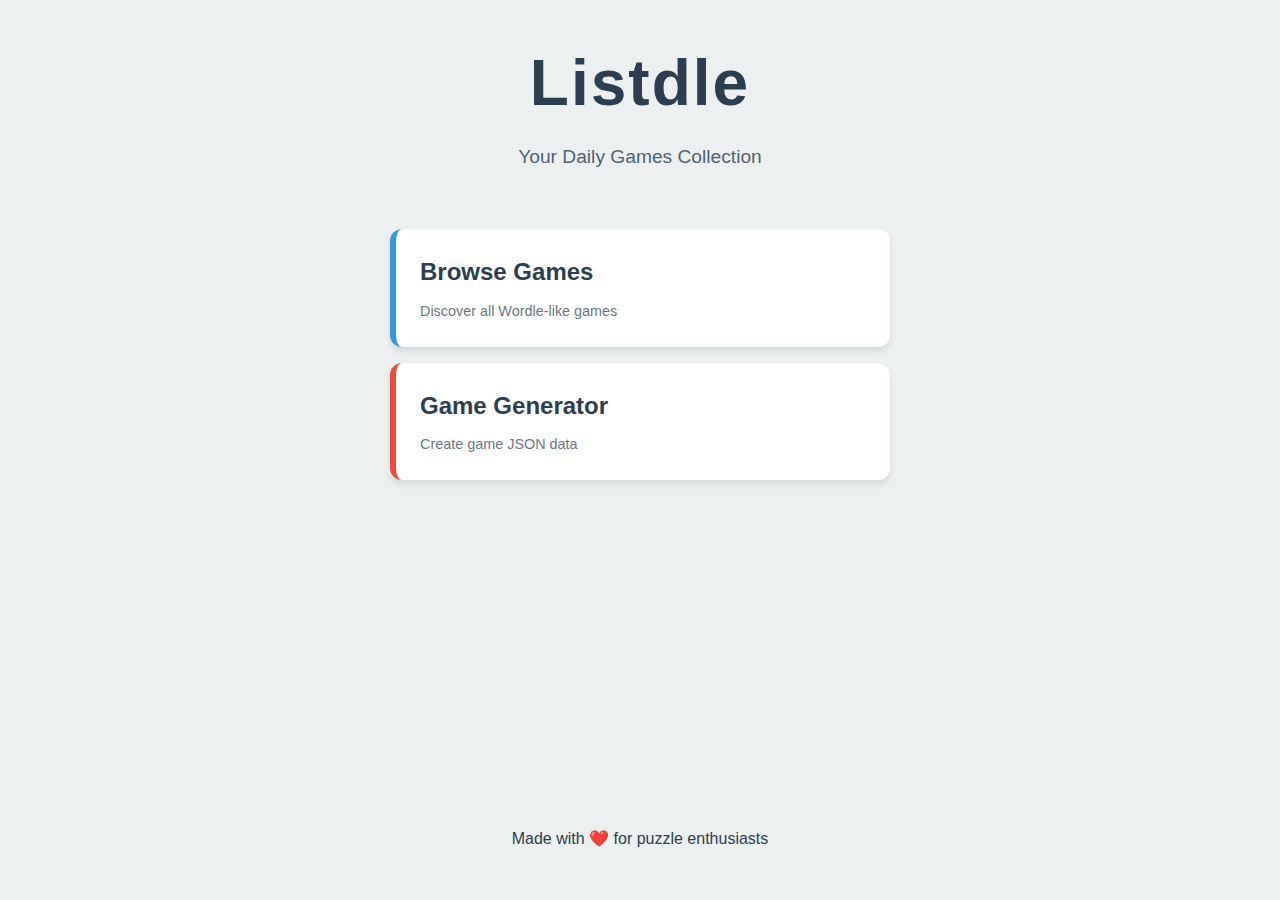
<file: index.html>
<!DOCTYPE html>
<html lang="en">
<head>
    <meta charset="UTF-8">
    <meta name="viewport" content="width=device-width, initial-scale=1.0">
    <title>Listdle - Your Daily Games Hub</title>
    <link rel="stylesheet" href="styles/styles.css">
</head>
<body>
    <div class="container">
        <header>
            <h1 class="title">Listdle</h1>
            <p class="subtitle">Your Daily Games Collection</p>
        </header>
        
        <main>
            <div class="button-container">
                <a href="games.html" class="nav-button games-button">
                    <span class="button-text">Browse Games</span>
                    <span class="button-description">Discover all Wordle-like games</span>
                </a>
                
                <a href="generator.html" class="nav-button generator-button">
                    <span class="button-text">Game Generator</span>
                    <span class="button-description">Create game JSON data</span>
                </a>
            </div>
        </main>
        
        <footer>
            <p>Made with ❤️ for puzzle enthusiasts</p>
        </footer>
    </div>
</body>
</html>
</file>
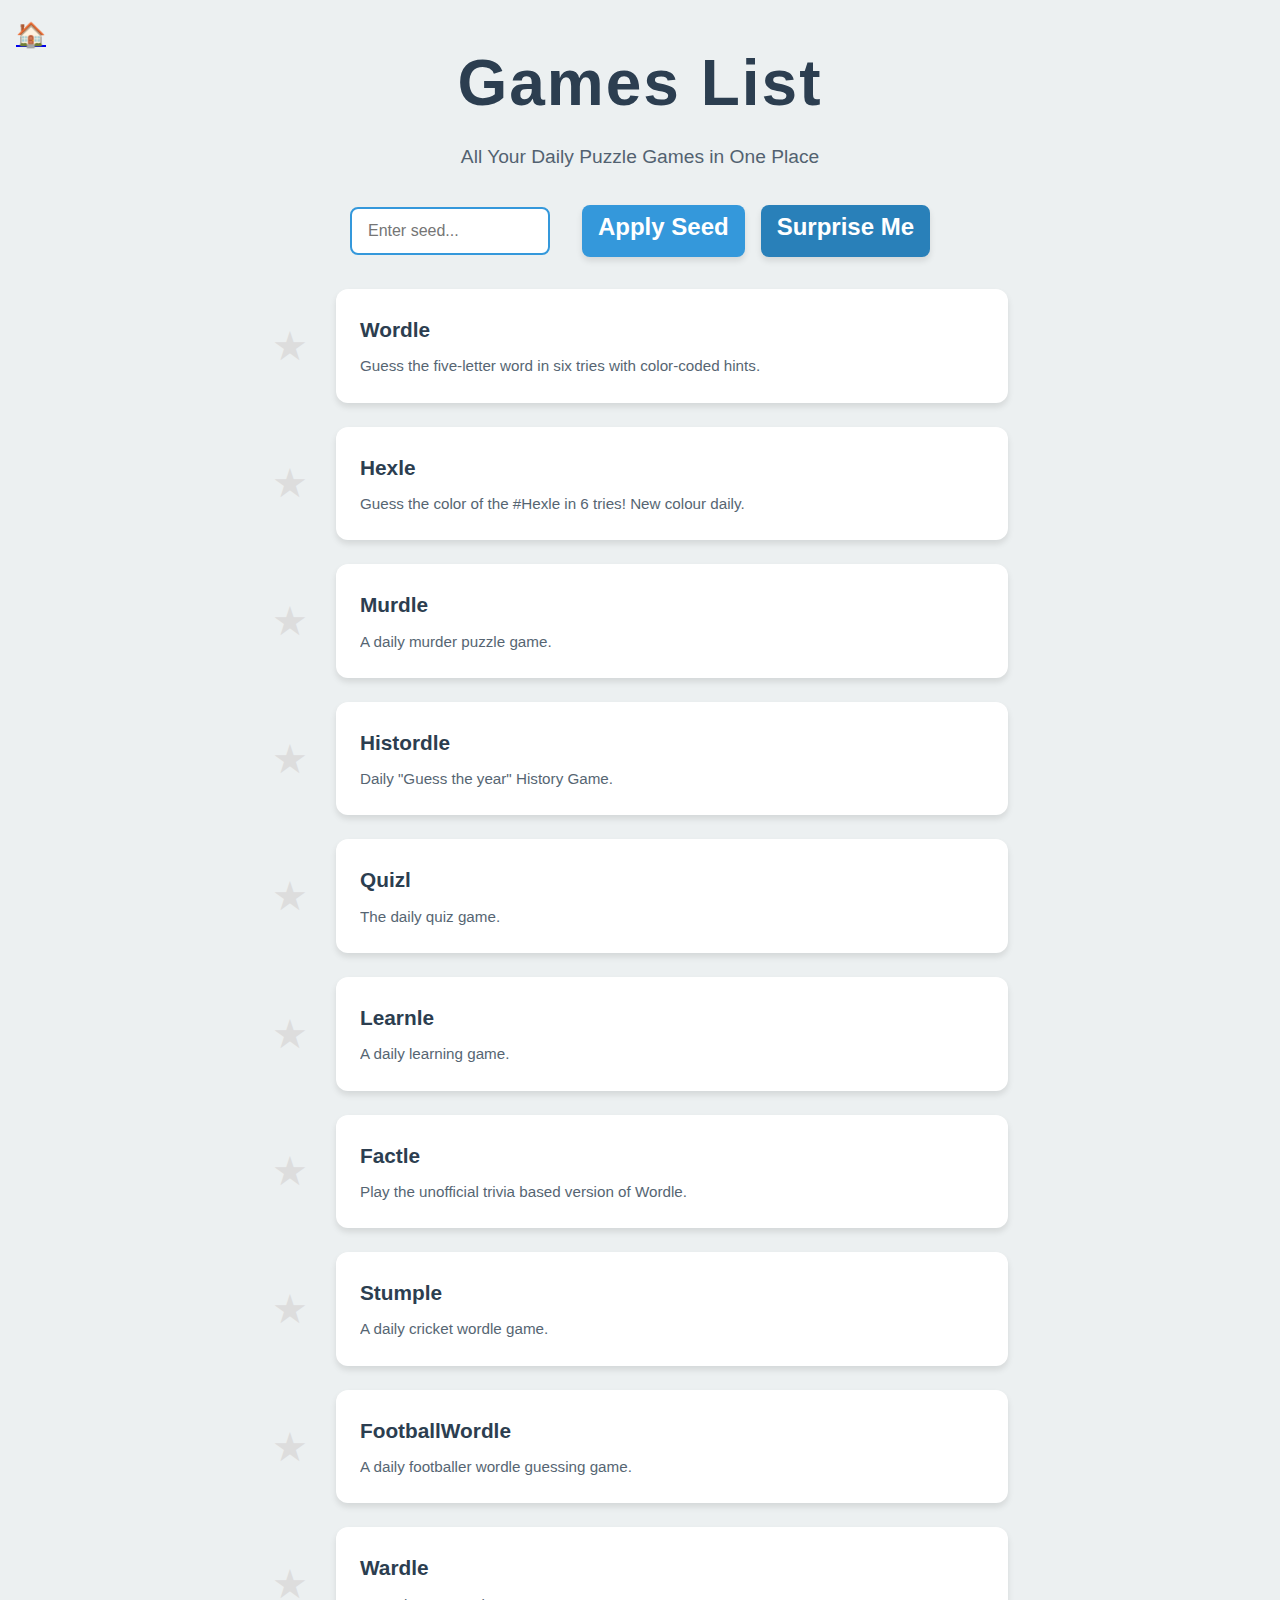
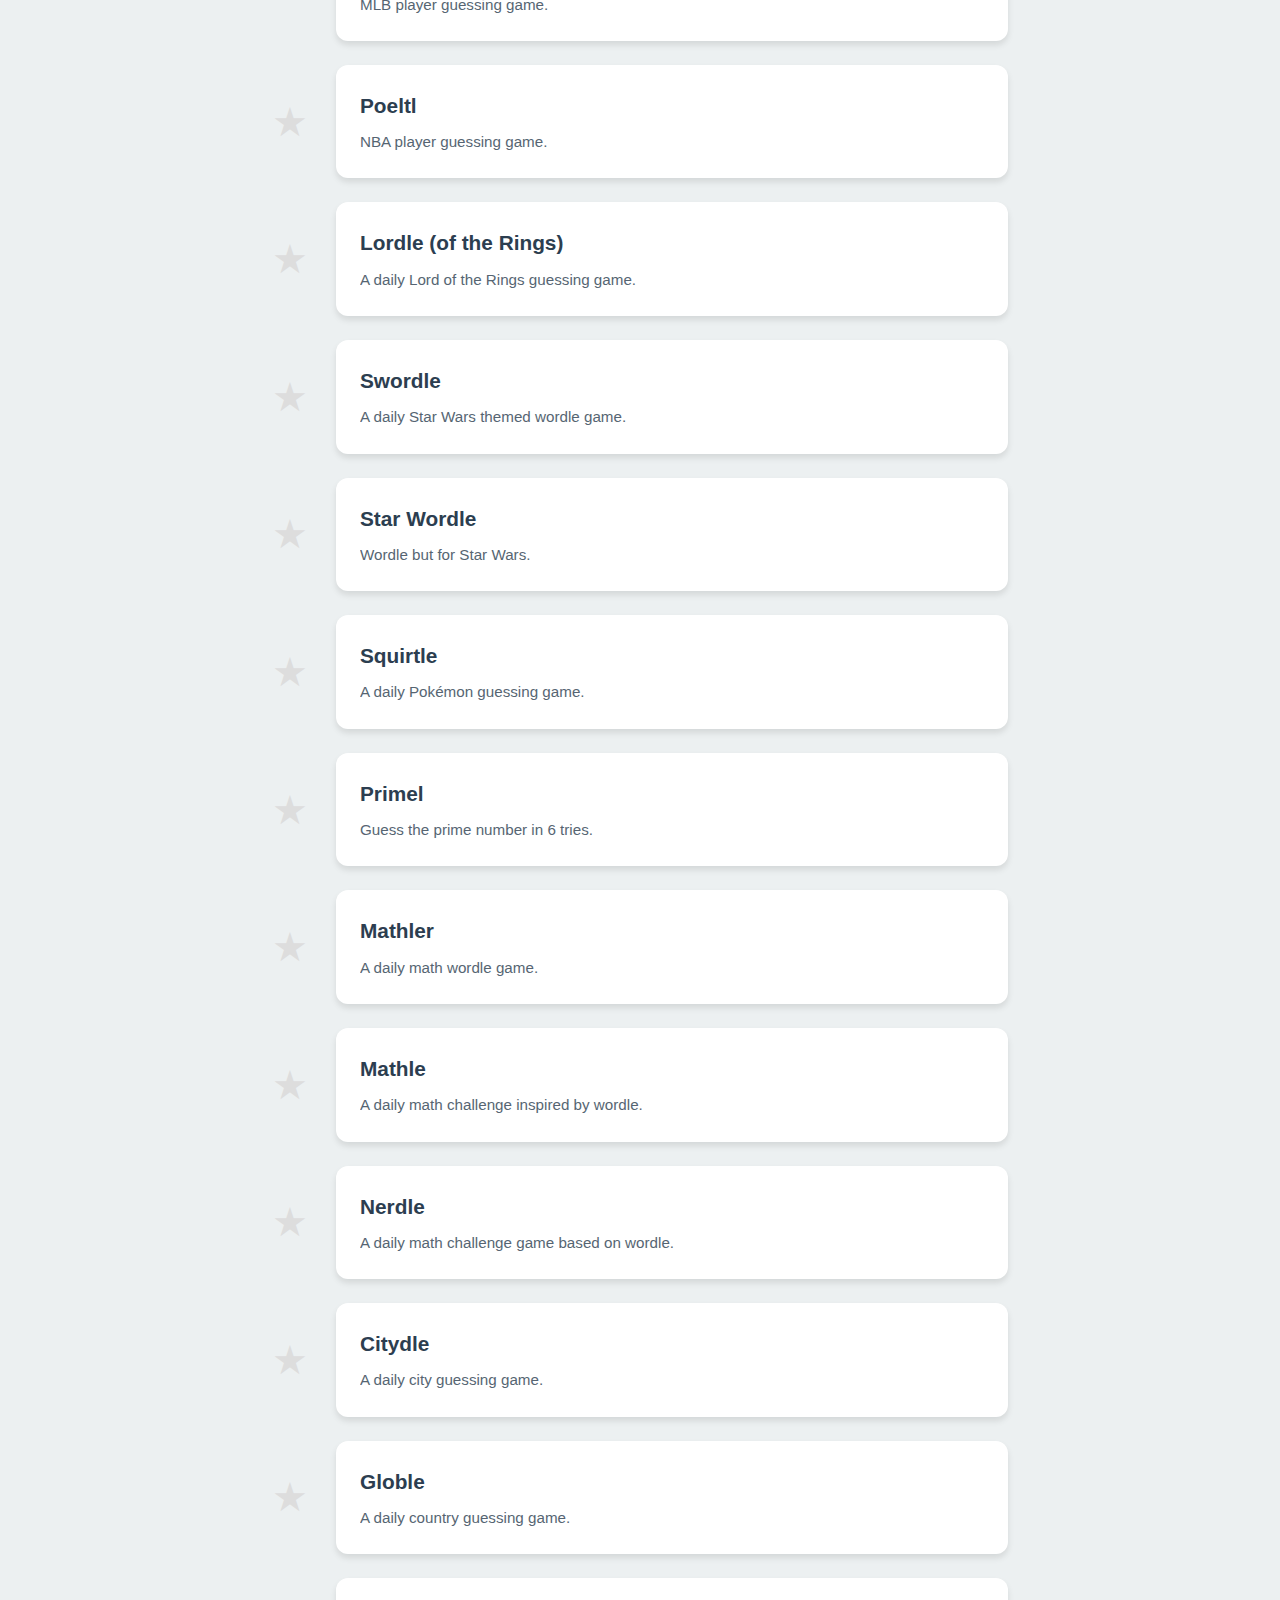
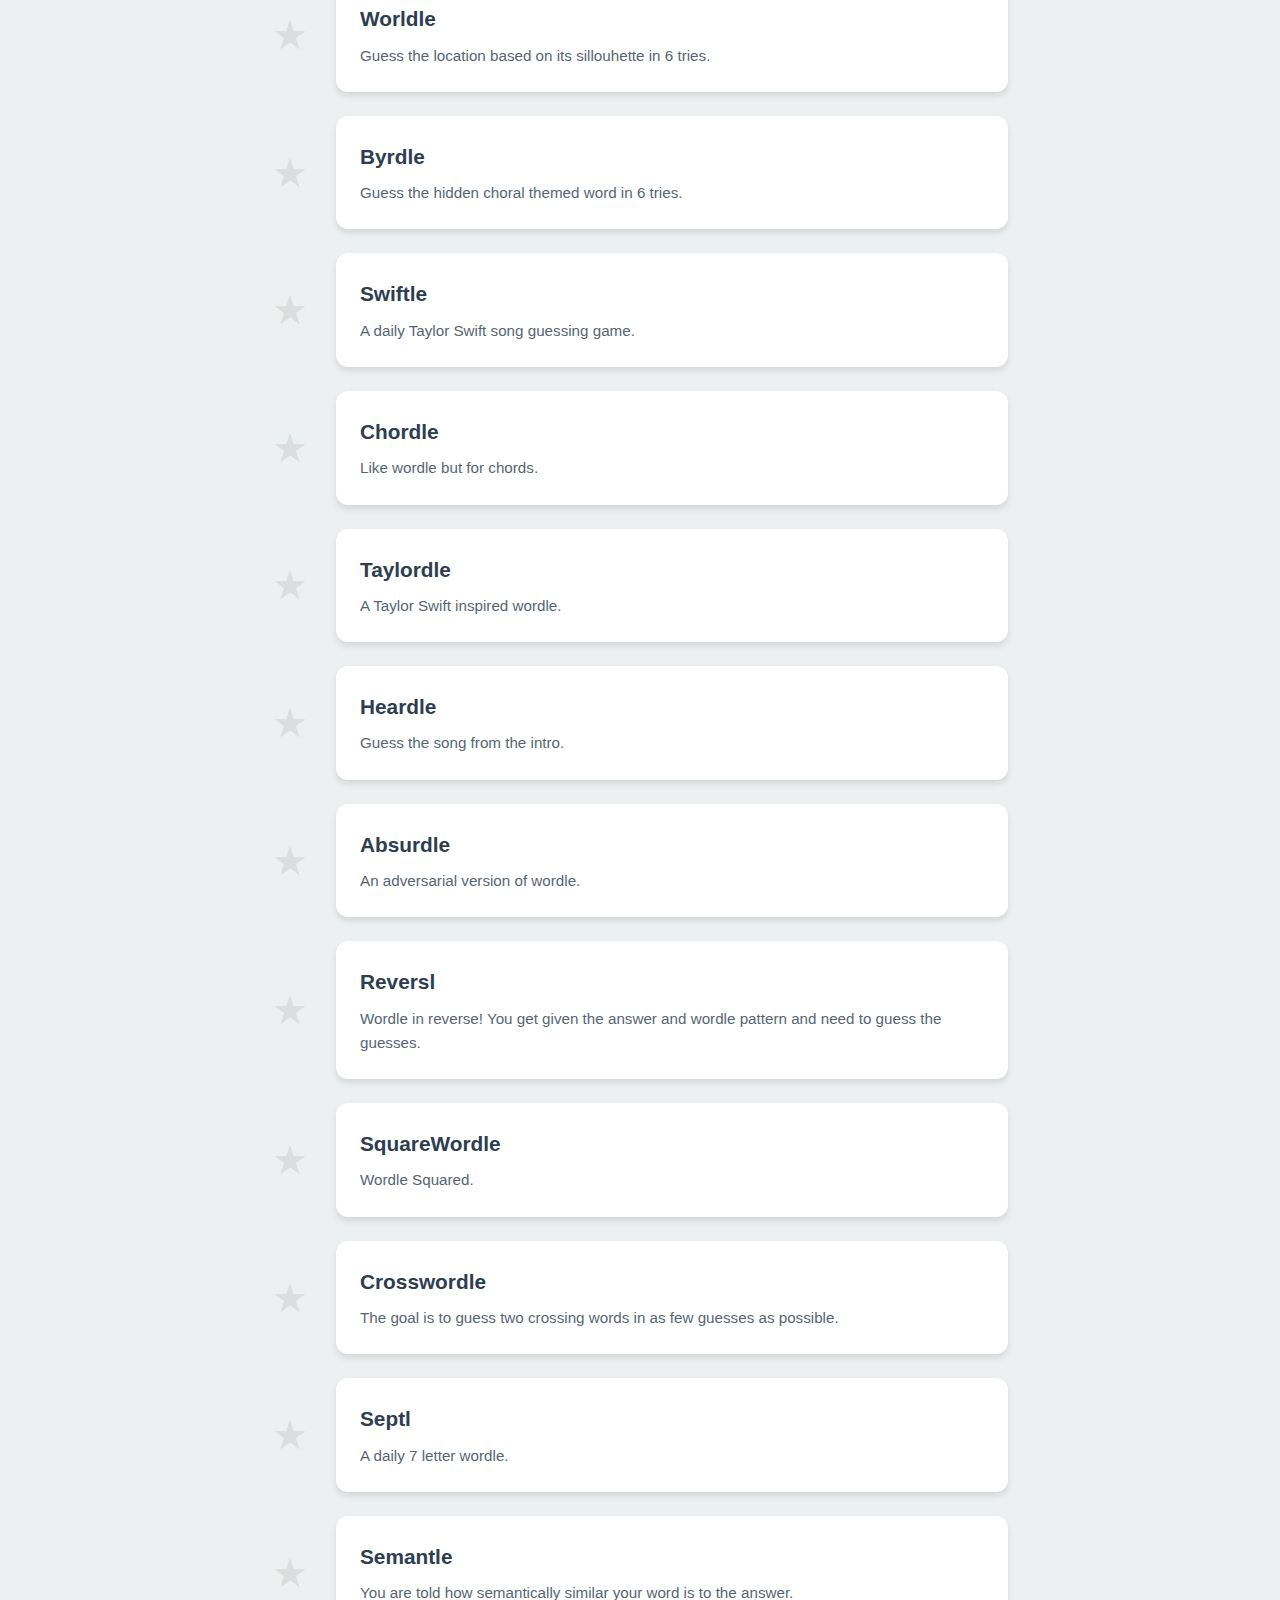
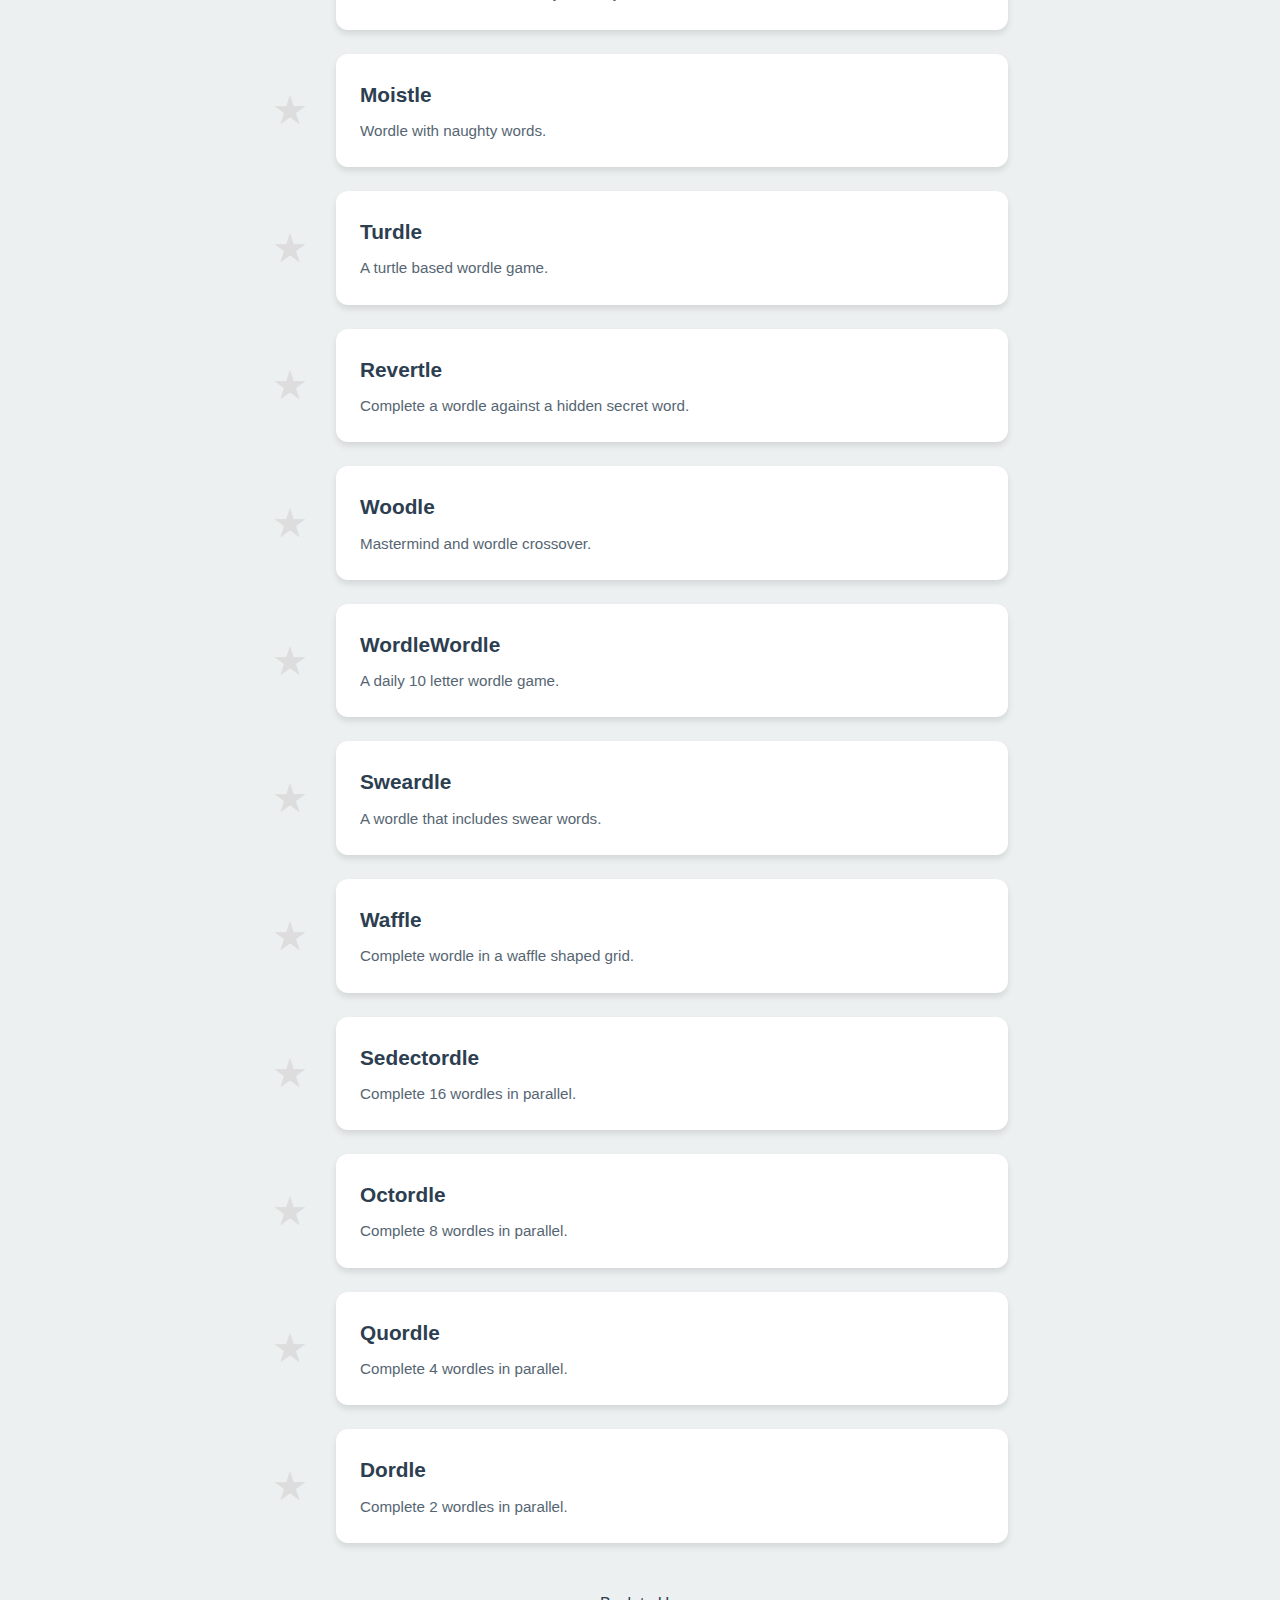
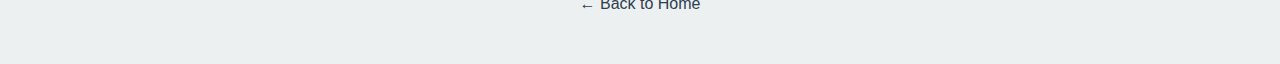
<file: games.html>
<!DOCTYPE html>
<html lang="en">
<head>
    <meta charset="UTF-8">
    <meta name="viewport" content="width=device-width, initial-scale=1.0">
    <title>Listdle - Games List</title>
    <link rel="stylesheet" href="styles/styles.css">
    <script type="module" src="scripts/seedLogic.js"></script>
</head>
<body>
    <div class="container">
        <header>
            <a href="index.html" class="home-button" style="font-size: 1.5rem; position: absolute; top: 1rem; left: 1rem;">
                🏠
            </a>
            <h1 class="title">Games List</h1>
            <p class="subtitle">All Your Daily Puzzle Games in One Place</p>
            <div class="seed-input-container">
                <input type="text" id="seed-input" placeholder="Enter seed..." value="">
                <button id="apply-seed" class="nav-button games-button">
                    <span class="button-text">Apply Seed</span>
                </button>
                <button id="surprise-me" class="nav-button games-button">
                    <span class="button-text">Surprise Me</span>
                </button>
            </div>
        </header>
        
        <main>
            <div id="games-list" class="games-grid">
                <!-- Games will be populated here by JavaScript -->
            </div>
        </main>
        
        <footer>
            <a href="index.html" class="back-link">← Back to Home</a>
        </footer>
    </div>

    <script type="module">
        import { getSeed, generateRandomGames, fetchGames, updateGamesList } from './scripts/seedLogic.js';

        document.addEventListener('DOMContentLoaded', () => {
            const seedInput = document.getElementById('seed-input');
            const applySeedButton = document.getElementById('apply-seed');
            const gamesList = document.getElementById('games-list');
            const completedGames = JSON.parse(localStorage.getItem('completedGames') || '{}');
            
            // Keep track of the previous seed
            let previousSeed = localStorage.getItem('lastUsedSeed') || '';

            function displayGames(seed) {
                fetchGames()
                    .then(games => {
                        let displayedGames;
                        const shouldClearCompleted = seed && seed !== previousSeed;

                        if (seed) {
                            // If seed is provided, use generateRandomGames
                            displayedGames = generateRandomGames(games, seed);
                            seedInput.value = seed;
                            const newUrl = `${window.location.pathname}?seed=${seed}`;
                            window.history.pushState({ path: newUrl }, '', newUrl);
                            
                            // Update the previous seed in localStorage
                            localStorage.setItem('lastUsedSeed', seed);
                            previousSeed = seed;
                        } else {
                            // If no seed, display all games
                            displayedGames = games;
                            // Clear the URL parameter if it exists
                            const newUrl = window.location.pathname;
                            window.history.pushState({ path: newUrl }, '', newUrl);
                            
                            // Clear the previous seed
                            localStorage.removeItem('lastUsedSeed');
                            previousSeed = '';
                        }
                        
                        updateGamesList(gamesList, displayedGames, completedGames, shouldClearCompleted);
                    })
                    .catch(error => {
                        console.error('Error loading games:', error);
                        gamesList.innerHTML = `<p class="error-text">Error loading games. Please try again later.</p>`;
                    });
            }

            // Check for seed in URL
            const seed = getSeed();
            displayGames(seed);

            // Apply seed on button click
            applySeedButton.addEventListener('click', () => {
                const newSeed = seedInput.value.trim();
                displayGames(newSeed);
            });

            // Handle Enter key in seed input
            seedInput.addEventListener('keypress', (e) => {
                if (e.key === 'Enter') {
                    const newSeed = seedInput.value.trim();
                    displayGames(newSeed);
                }
            });

            // Function to get a random game and redirect
            function surpriseMe() {
                fetchGames()
                    .then(games => {
                        if (games && games.length > 0) {
                            const randomIndex = Math.floor(Math.random() * games.length);
                            // console.log('Random index:', randomIndex);
                            const randomGame = games[randomIndex];
                            // console.log('Random game:', randomGame);
                            if (randomGame && randomGame.link) {
                                window.location.href = randomGame.link;
                            } else {
                                console.error('Selected game does not have a URL');
                            }
                        } else {
                            console.error('No games available');
                        }
                    })
                    .catch(error => {
                        console.error('Error fetching games for Surprise Me:', error);
                    });
            }

            // Add event listener for the Surprise Me button
            document.getElementById('surprise-me').addEventListener('click', surpriseMe);
        });
    </script>
</body>
</html>
</file>
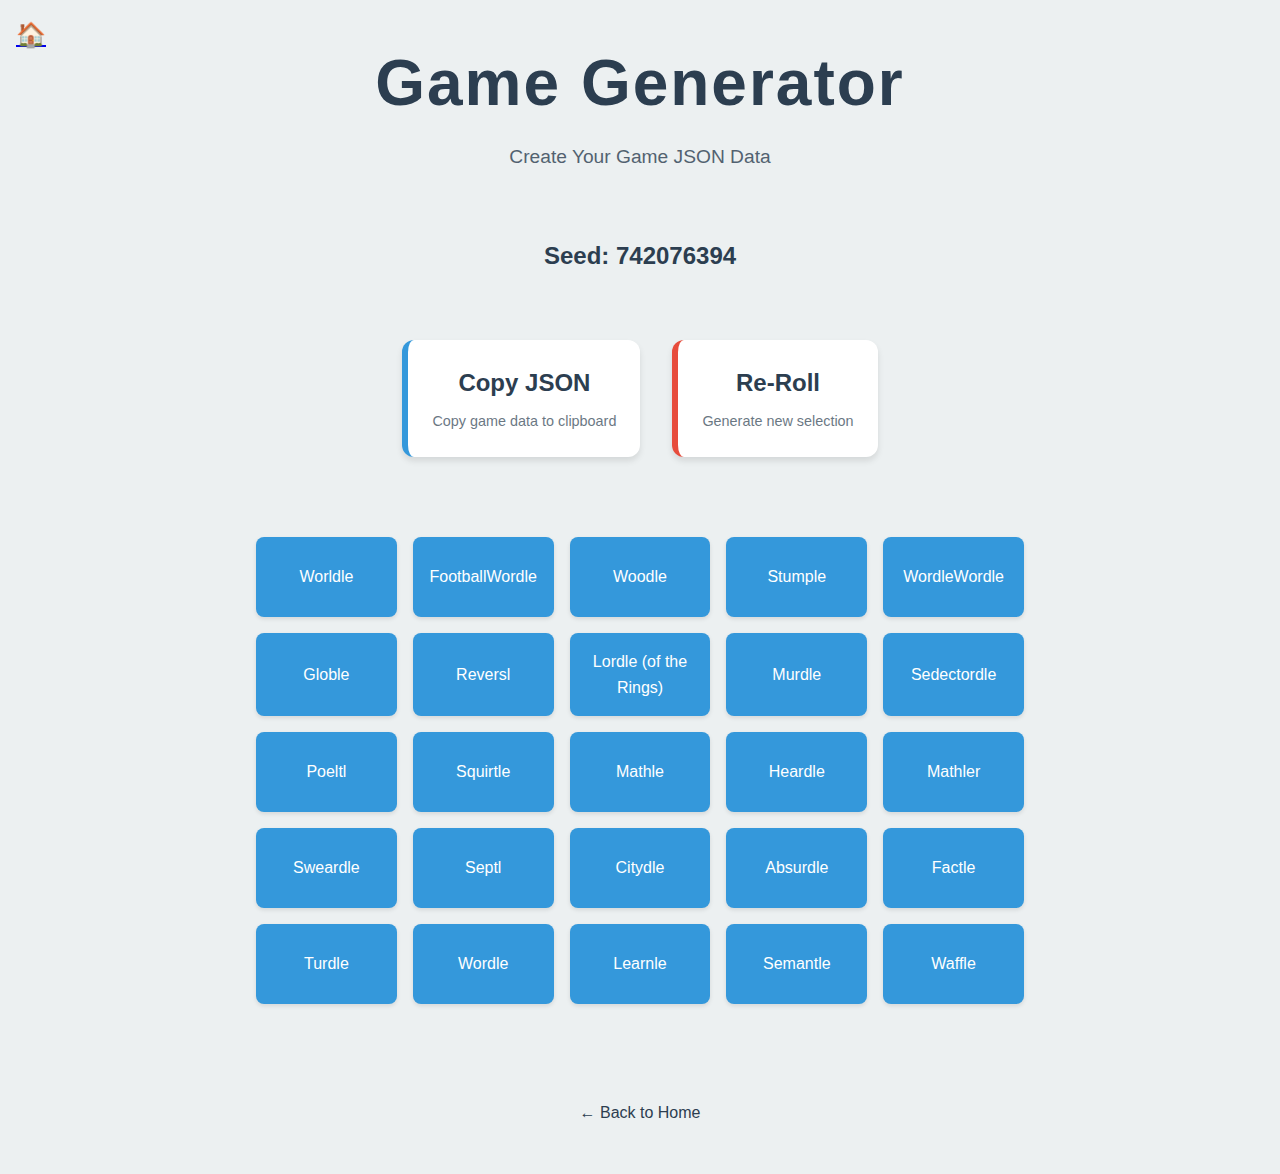
<file: generator.html>
<!DOCTYPE html>
<html lang="en">
<head>
    <meta charset="UTF-8">
    <meta name="viewport" content="width=device-width, initial-scale=1.0">
    <title>Listdle - Game Generator</title>
    <link rel="stylesheet" href="styles/styles.css">
    <script type="module" src="scripts/seedLogic.js"></script>
</head>
<body>
    <div class="container">
        <header>
            <a href="index.html" class="home-button" style="font-size: 1.5rem; position: absolute; top: 1rem; left: 1rem;">
                🏠
            </a>
            <h1 class="title">Game Generator</h1>
            <p class="subtitle">Create Your Game JSON Data</p>
        </header>
        
        <main>
            <div id="output-area">
                <h2 id="seed-output" class="seed-output" style="margin-top: 0.5rem;">
                </h2>
                <div class="button-container horizontal">
                    <a id="copy-json" class="nav-button games-button">
                        <span class="button-text">Copy JSON</span>
                        <span class="button-description">Copy game data to clipboard</span>
                    </a>
                    <a id="reroll" class="nav-button generator-button">
                        <span class="button-text">Re-Roll</span>
                        <span class="button-description">Generate new selection</span>
                    </a>
                </div>
                <div class="games-grid-5x5">
                    <!-- Grid will be populated by JavaScript -->
                </div>
            </div>
        </main>
        
        <footer style="margin-top: 2rem;">
            <a href="index.html" class="back-link">← Back to Home</a>
        </footer>
    </div>

    <script type="module">
        import { getSeed, generateRandomGames, fetchGames, exportSeed, createGameGrid } from './scripts/seedLogic.js';

        document.addEventListener('DOMContentLoaded', () => {
            const outputArea = document.getElementById('output-area');
            const seedOutput = document.getElementById('seed-output');
            const copyButton = document.getElementById('copy-json');
            const rerollButton = document.getElementById('reroll');
            const gridContainer = document.querySelector('.games-grid-5x5');
            let currentGamesData = null;

            function generateWithSeed(seed) {
                fetchGames()
                    .then(games => {
                        const randomGames = generateRandomGames(games, seed);
                        currentGamesData = exportSeed(randomGames);
                        seedOutput.textContent = `Seed: ${seed}`;
                        createGameGrid(gridContainer, randomGames);
                    })
                    .catch(error => {
                        console.error('Error loading games:', error);
                    });
            }

            // Check for seed in URL or generate new one
            let seed = getSeed();
            if (!seed) {
                seed = Math.floor(Math.random() * (999999999 - 100000000 + 1)) + 100000000;
                const newUrl = `${window.location.pathname}?seed=${seed}`;
                window.location.href = newUrl;
            } else {
                generateWithSeed(seed);
            }

            // Copy JSON to clipboard
            copyButton.addEventListener('click', (e) => {
                e.preventDefault();
                if (currentGamesData) {
                    navigator.clipboard.writeText(JSON.stringify(currentGamesData))
                        .then(() => {
                            alert('JSON copied to clipboard!');
                        });
                }
            });

            // Re-roll button functionality
            rerollButton.addEventListener('click', () => {
                const newSeed = Math.floor(Math.random() * (999999999 - 100000000 + 1)) + 100000000;
                const newUrl = `${window.location.pathname}?seed=${newSeed}`;
                window.location.href = newUrl;
            });
        });
    </script>
</body>
</html>
</file>
<file: styles/styles.css>
/* Global Styles */
:root {
    --primary-color: #2c3e50;
    --accent-color: #3498db;
    --hover-color: #2980b9;
    --background-color: #ecf0f1;
    --text-color: #2c3e50;
}

* {
    margin: 0;
    padding: 0;
    box-sizing: border-box;
}

body {
    font-family: 'Segoe UI', Tahoma, Geneva, Verdana, sans-serif;
    background-color: var(--background-color);
    color: var(--text-color);
    line-height: 1.6;
    min-height: 100vh;
    margin: 0;
    display: flex;
    flex-direction: column;
}

.container {
    flex: 1 0 auto;
    display: flex;
    flex-direction: column;
    align-items: center;
    padding: 2rem;
    width: 100%;
}

main {
    flex: 1 0 auto;
    width: 100%;
    display: flex;
    flex-direction: column;
    align-items: center;
}

.title {
    font-size: 4rem;
    color: var(--primary-color);
    margin-bottom: 0.5rem;
    letter-spacing: 2px;
    animation: fadeIn 1s ease-in;
}

.subtitle {
    font-size: 1.2rem;
    color: var(--text-color);
    opacity: 0.8;
    margin-bottom: 1.5rem;
}

/* Button Styles */
.button-container {
    display: flex;
    flex-direction: column;
    gap: 2rem;
    width: 100%;
    max-width: 500px;
}

.nav-button {
    display: flex;
    flex-direction: column;
    padding: 1.5rem;
    background-color: white;
    border-radius: 12px;
    text-decoration: none;
    color: var(--text-color);
    box-shadow: 0 4px 6px rgba(0, 0, 0, 0.1);
    transition: transform 0.2s ease, box-shadow 0.2s ease;
}

.nav-button:hover {
    transform: translateY(-4px);
    box-shadow: 0 6px 12px rgba(0, 0, 0, 0.15);
}

.button-text {
    font-size: 1.5rem;
    font-weight: bold;
    margin-bottom: 0.5rem;
}

.button-description {
    font-size: 0.9rem;
    opacity: 0.7;
}

.games-button {
    border-left: 6px solid var(--accent-color);
}

.generator-button {
    border-left: 6px solid #e74c3c;
}

/* Games List Styles */
.games-grid {
    width: 100%;
    max-width: 800px;
    margin: 0 auto;
    padding: 2rem;
    display: flex;
    flex-direction: column;
    gap: 1.5rem;
}

.game-container {
    display: flex;
    align-items: center;
    gap: 1.5rem;
}

.game-item {
    flex: 1;
    display: flex;
    align-items: flex-start;
    background-color: white;
    padding: 1.5rem;
    border-radius: 12px;
    text-decoration: none;
    color: var(--text-color);
    box-shadow: 0 4px 6px rgba(0, 0, 0, 0.1);
    transition: transform 0.2s ease, box-shadow 0.2s ease;
}

.game-item:hover {
    transform: translateY(-2px);
    box-shadow: 0 6px 12px rgba(0, 0, 0, 0.15);
}

.game-content {
    flex: 1;
}

.game-title {
    font-size: 1.3rem;
    margin-bottom: 0.5rem;
    color: var(--primary-color);
}

.game-title a {
    color: var(--primary-color);
    text-decoration: none;
    transition: color 0.2s ease;
}

.game-title a:hover {
    color: var(--accent-color);
}

.game-description {
    color: var(--text-color);
    opacity: 0.8;
    font-size: 0.95rem;
}

/* Star Checkbox Styles */
.star-checkbox {
    position: relative;
    cursor: pointer;
    width: 40px;
    height: 40px;
    display: flex;
    align-items: center;
    justify-content: center;
}

.star-checkbox input {
    position: absolute;
    opacity: 0;
    cursor: pointer;
    height: 0;
    width: 0;
}

.star {
    position: absolute;
    height: 40px;
    width: 40px;
    transition: all 0.2s ease;
}

.star:before, .star:after {
    content: '★';
    position: absolute;
    font-size: 40px;
    line-height: 40px;
    transition: all 0.2s ease;
}

.star:before {
    color: #ddd;
}

.star:after {
    color: #ffd700;
    opacity: 0;
}

.star-checkbox input:checked ~ .star:after {
    opacity: 1;
}

.star-checkbox:hover .star:before {
    color: #ccc;
}

.error-text {
    color: #e74c3c;
    text-align: center;
    padding: 2rem;
    background-color: white;
    border-radius: 12px;
    box-shadow: 0 4px 6px rgba(0, 0, 0, 0.1);
}

/* Generator Form Styles */
.generator-form {
    width: 100%;
    max-width: 600px;
    margin: 0 auto;
}

/* Back Link Styles */
.back-link {
    display: inline-block;
    color: var(--text-color);
    text-decoration: none;
    font-weight: 500;
    transition: color 0.2s ease;
}

.back-link:hover {
    color: var(--accent-color);
}

/* Animations */
@keyframes fadeIn {
    from {
        opacity: 0;
        transform: translateY(-20px);
    }
    to {
        opacity: 1;
        transform: translateY(0);
    }
}

/* Responsive Design */
@media (max-width: 600px) {
    .title {
        font-size: 3rem;
    }
    
    .button-container {
        padding: 0 1rem;
    }
    
    .games-grid {
        padding: 1rem;
    }
    
    .game-container {
        gap: 1rem;
    }
    
    .star-checkbox {
        width: 32px;
        height: 32px;
    }
    
    .star:before, .star:after {
        font-size: 32px;
        line-height: 32px;
    }
}

/* Seed Input Styles */
#seed-input {
    padding: 0.5rem;
    font-size: 1rem;
    border: 1px solid var(--accent-color);
    border-radius: 8px;
    width: 200px;
    margin-right: 1rem;
    transition: border-color 0.3s ease;
}

#seed-input:focus {
    outline: none;
    border-color: var(--hover-color);
}

/* Button Styles */
#apply-seed, #generate-games, #surprise-me {
    padding: 0.5rem 1rem;
    font-size: 1rem;
    color: white;
    background-color: var(--accent-color);
    border: none;
    border-radius: 8px;
    cursor: pointer;
    transition: background-color 0.3s ease, transform 0.2s ease;
}

#apply-seed:hover, #generate-games:hover, #surprise-me {
    background-color: var(--hover-color);
    transform: translateY(-2px);
}

#apply-seed:active, #generate-games:active, #surprise-me {
    transform: translateY(0);
}

/* Centering the header and output area */
header {
    text-align: center;
}

#generate-games {
    margin-top: 1rem;
}

/* Output Area Styles */
#output-area {
    text-align: center;
    margin-top: 2rem;
}

.seed-output {
    font-size: 1.2rem;
    white-space: pre-wrap;
    margin: 1rem 0;
}

.copy-button {
    padding: 0.5rem 1rem;
    font-size: 1rem;
    color: white;
    background-color: var(--accent-color);
    border: none;
    border-radius: 8px;
    cursor: pointer;
    transition: background-color 0.3s ease, transform 0.2s ease;
}

.copy-button:hover {
    background-color: var(--hover-color);
    transform: translateY(-2px);
}

.copy-button:active {
    transform: translateY(0);
}

/* Generator Page Specific Styles */
.games-grid-5x5 {
    display: grid;
    grid-template-columns: repeat(5, 1fr);
    gap: 1rem;
    margin: 2rem auto;
    max-width: 800px;
    padding: 1rem;
}

.grid-item {
    background-color: white;
    border-radius: 8px;
    padding: 1rem;
    text-align: center;
    min-height: 80px;
    display: flex;
    align-items: center;
    justify-content: center;
    box-shadow: 0 2px 4px rgba(0, 0, 0, 0.1);
}

.grid-item.filled {
    background-color: var(--accent-color);
    color: white;
}

#output-area {
    display: flex;
    flex-direction: column;
    align-items: center;
}

.seed-output {
    font-size: 1.5rem;
    color: var(--primary-color);
    margin: 2rem 0;
}

.button-container {
    display: flex;
    flex-direction: column;
    gap: 1rem;
    width: 100%;
    max-width: 500px;
    margin-top: 2rem;
}

/* Responsive grid */
@media (max-width: 768px) {
    .games-grid-5x5 {
        grid-template-columns: repeat(3, 1fr);
        gap: 0.5rem;
    }
}

@media (max-width: 480px) {
    .games-grid-5x5 {
        grid-template-columns: repeat(2, 1fr);
    }
}

/* Horizontal button container */
.button-container.horizontal {
    flex-direction: row;
    justify-content: center;
    gap: 2rem;
    margin-bottom: 2rem;
}

@media (max-width: 768px) {
    .button-container.horizontal {
        flex-direction: column;
        align-items: center;
    }
}

/* Grid item links */
.game-link {
    color: inherit;
    text-decoration: none;
    width: 100%;
    height: 100%;
    display: flex;
    align-items: center;
    justify-content: center;
    transition: transform 0.2s ease;
}

.game-link:hover {
    transform: scale(1.05);
}

/* Seed input styling */
.seed-input-container {
    display: flex;
    gap: 1rem;
    justify-content: center;
    align-items: center;
    margin-top: 2rem;
}

#seed-input {
    padding: 0.8rem 1rem;
    font-size: 1rem;
    border: 2px solid var(--accent-color);
    border-radius: 8px;
    width: 200px;
    transition: all 0.3s ease;
    background-color: white;
}

#seed-input:focus {
    outline: none;
    border-color: var(--hover-color);
    box-shadow: 0 0 0 3px rgba(52, 152, 219, 0.2);
}

@media (max-width: 600px) {
    .seed-input-container {
        flex-direction: column;
        gap: 1rem;
    }

    #seed-input {
        width: 100%;
        max-width: 300px;
    }
}

.home-button {
    font-size: 1.5rem; /* Adjust size as needed */
    position: fixed; /* Keep it fixed in the viewport */
    top: 1rem; /* Distance from the top */
    left: 1rem; /* Distance from the left */
    z-index: 1000; /* Ensure it stays above other content */
    background-color: transparent; /* Optional: make background transparent */
    border: none; /* Remove border */
    cursor: pointer; /* Change cursor to pointer */
    transition: color 0.3s ease; /* Add transition for hover effect */
}

.home-button:hover {
    color: var(--accent-color); /* Change color on hover */
}

/* Footer Styles */
footer {
    flex-shrink: 0;
    width: 100%;
    padding: 1rem;
    text-align: center;
    background-color: var(--background-color);
}
</file>
